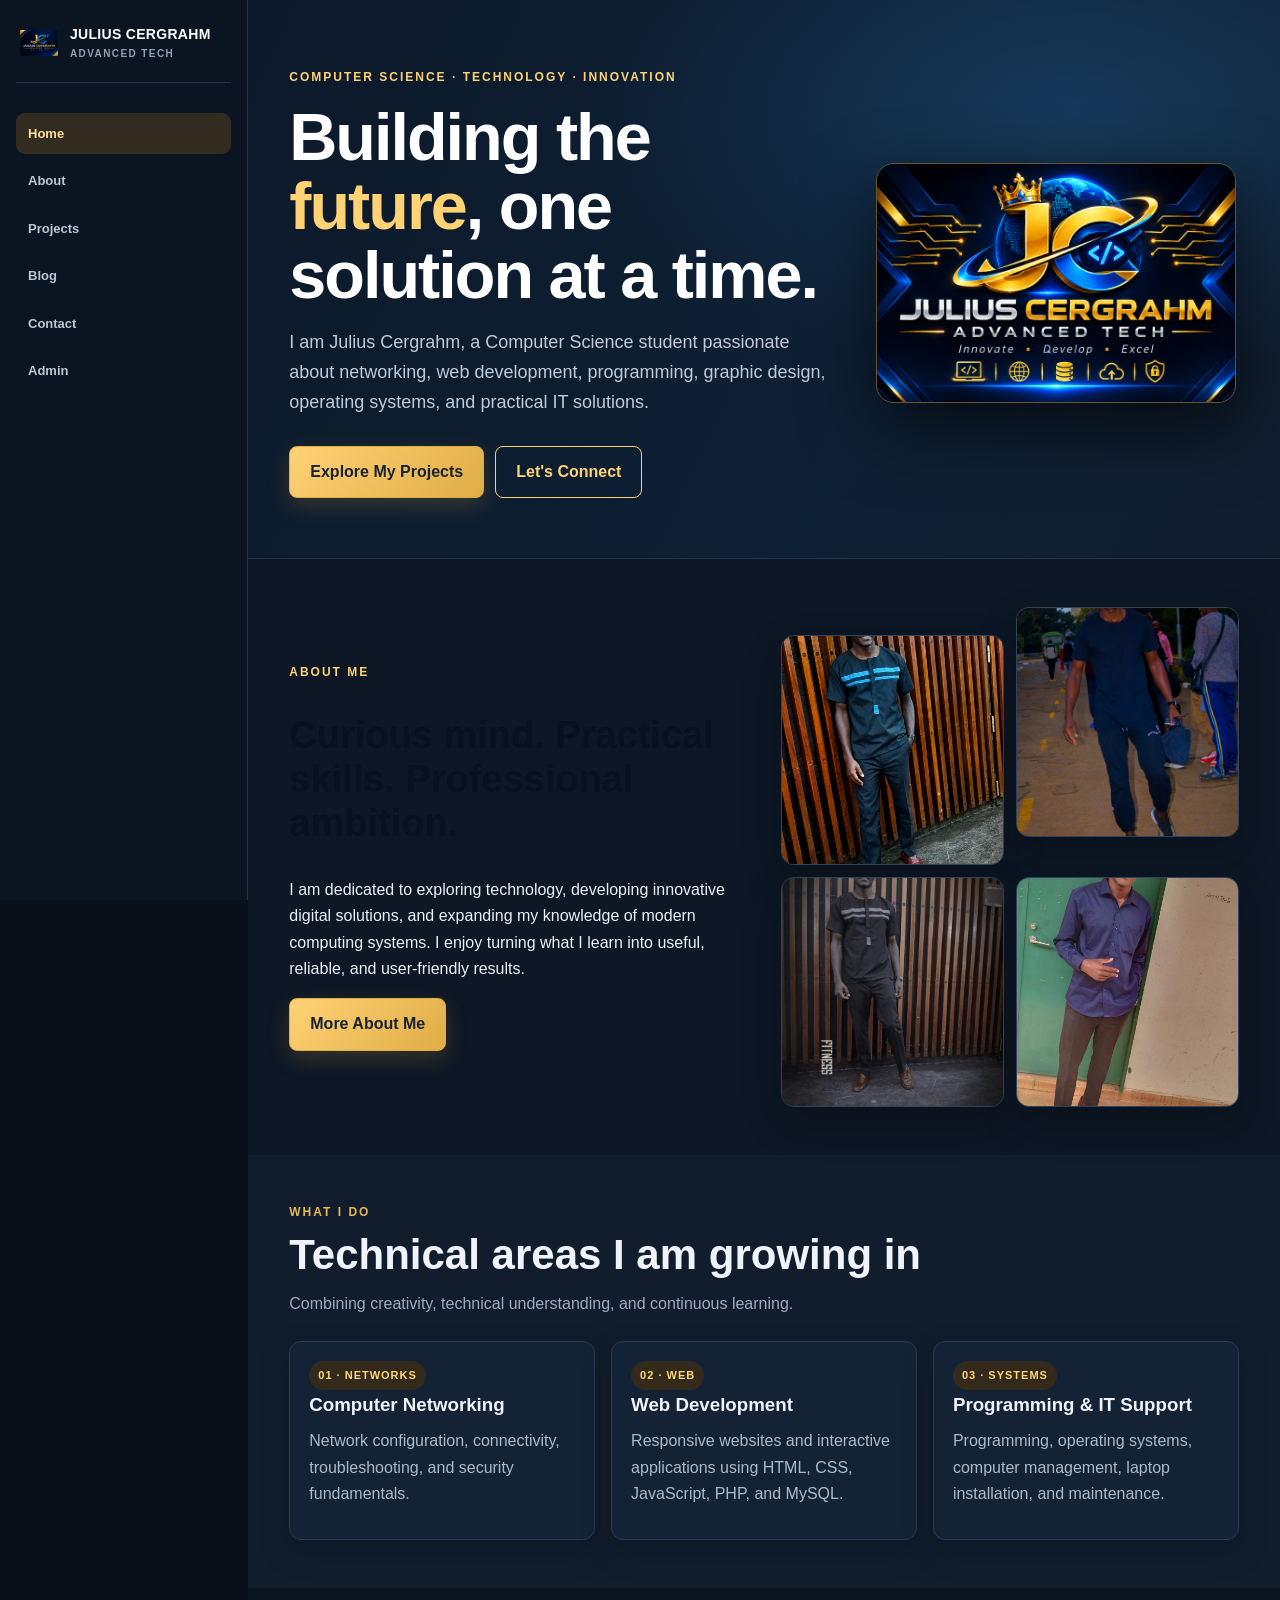
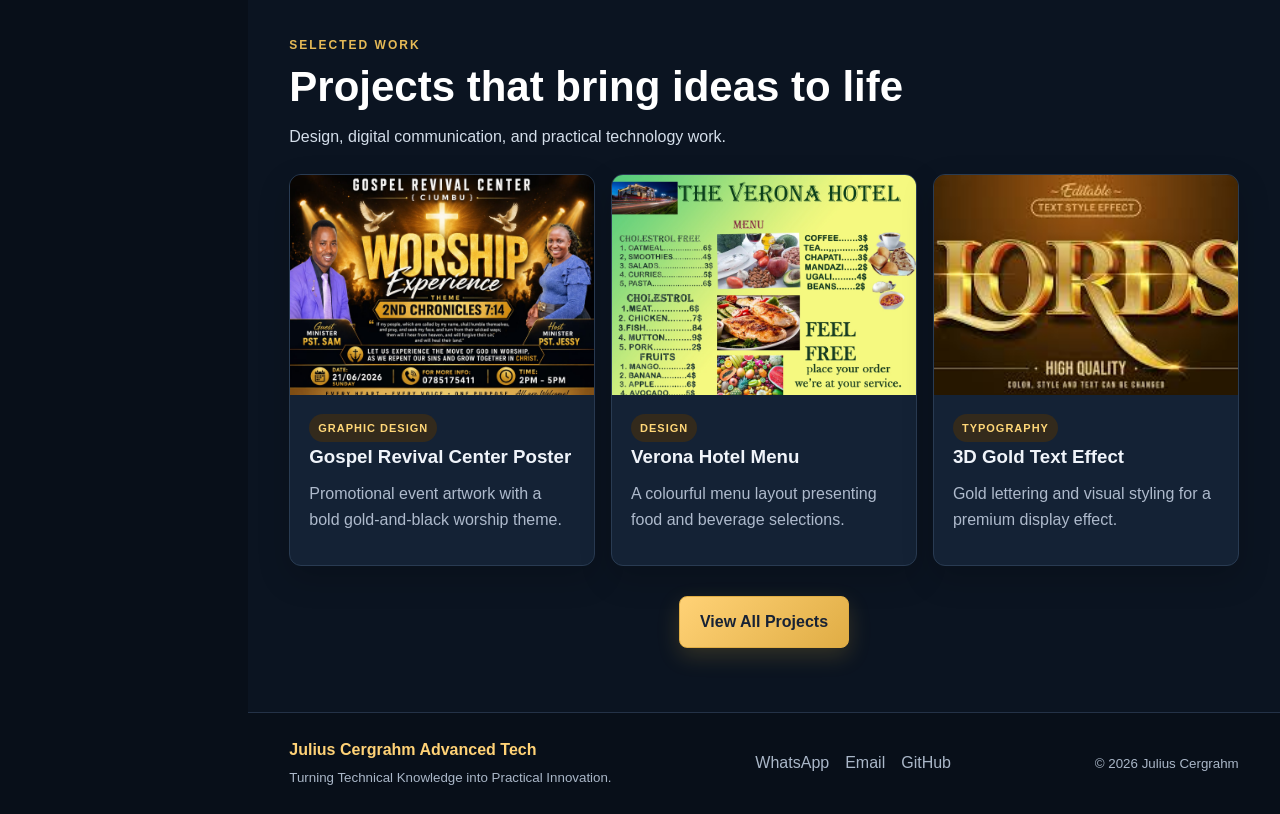
<file: index.html>
<!doctype html><html lang="en"><head><meta charset="utf-8"><meta name="viewport" content="width=device-width, initial-scale=1"><meta name="description" content="Julius Cergrahm Advanced Tech — computer science, networking, web development, programming and digital solutions."><title>Home | Julius Cergrahm Advanced Tech</title><link rel="stylesheet" href="css/style.css"></head><body><header><div class="container nav"><a class="brand" href="index.html"><img src="assets/images/brand-logo.png" alt="Julius Cergrahm Advanced Tech logo"><div>JULIUS CERGRAHM<span>Advanced Tech</span></div></a><button class="menu-btn" aria-label="Toggle navigation">Menu ☰</button><nav class="nav-links"><a href="index.html">Home</a><a href="pages/about.html">About</a><a href="pages/projects.html">Projects</a><a href="pages/blog.html">Blog</a><a href="pages/contact.html">Contact</a><a href="pages/blog.html#admin">Admin</a></nav></div></header>
<main><section class="hero"><div class="container hero-grid"><div><div class="eyebrow">Computer Science · Technology · Innovation</div><h1>Building the <em>future</em>, one solution at a time.</h1><p>I am Julius Cergrahm, a Computer Science student passionate about networking, web development, programming, graphic design, operating systems, and practical IT solutions.</p><div class="hero-actions"><a class="btn" href="pages/projects.html">Explore My Projects</a><a class="btn outline" href="pages/contact.html">Let's Connect</a></div></div><img class="hero-logo" src="assets/images/brand-logo-alternate.png" alt="Julius Cergrahm Advanced Tech brand artwork"></div></section>
<section class="section"><div class="container split"><div><div class="eyebrow">About Me</div><h2 style="font-size:38px;color:var(--navy);line-height:1.15">Curious mind. Practical skills. Professional ambition.</h2><p>I am dedicated to exploring technology, developing innovative digital solutions, and expanding my knowledge of modern computing systems. I enjoy turning what I learn into useful, reliable, and user-friendly results.</p><a class="btn" href="pages/about.html">More About Me</a></div><div class="portrait-grid"><img src="assets/images/julius-profile-1.jpg" alt="Julius Cergrahm"><img src="assets/images/julius-profile-2.jpg" alt="Julius Cergrahm"><img src="assets/images/julius-profile-3.jpg" alt="Julius Cergrahm"><img src="assets/images/julius-profile-5.jpg" alt="Julius Cergrahm"></div></div></section>
<section class="section soft"><div class="container"><div class="section-title"><div class="eyebrow">What I Do</div><h2>Technical areas I am growing in</h2><p>Combining creativity, technical understanding, and continuous learning.</p></div><div class="cards"><article class="card"><div class="card-body"><span class="tag">01 · Networks</span><h3>Computer Networking</h3><p>Network configuration, connectivity, troubleshooting, and security fundamentals.</p></div></article><article class="card"><div class="card-body"><span class="tag">02 · Web</span><h3>Web Development</h3><p>Responsive websites and interactive applications using HTML, CSS, JavaScript, PHP, and MySQL.</p></div></article><article class="card"><div class="card-body"><span class="tag">03 · Systems</span><h3>Programming & IT Support</h3><p>Programming, operating systems, computer management, laptop installation, and maintenance.</p></div></article></div></div></section>
<section class="section dark"><div class="container"><div class="section-title"><div class="eyebrow">Selected Work</div><h2>Projects that bring ideas to life</h2><p>Design, digital communication, and practical technology work.</p></div><div class="cards"><article class="card"><img src="assets/images/gospel-revival-poster.jpg" alt="Gospel Revival Center worship poster"><div class="card-body"><span class="tag">Graphic Design</span><h3>Gospel Revival Center Poster</h3><p>Promotional event artwork with a bold gold-and-black worship theme.</p></div></article><article class="card"><img src="assets/images/verona-hotel-menu.jpg" alt="Verona Hotel menu design"><div class="card-body"><span class="tag">Design</span><h3>Verona Hotel Menu</h3><p>A colourful menu layout presenting food and beverage selections.</p></div></article><article class="card"><img src="assets/images/lords-text-effect.jpg" alt="Gold LORDS text effect"><div class="card-body"><span class="tag">Typography</span><h3>3D Gold Text Effect</h3><p>Gold lettering and visual styling for a premium display effect.</p></div></article></div><p style="text-align:center;margin-top:30px"><a class="btn" href="pages/projects.html">View All Projects</a></p></div></section></main><footer><div class="container footer-row"><div><strong>Julius Cergrahm Advanced Tech</strong><br><small>Turning Technical Knowledge into Practical Innovation.</small></div><div class="socials"><a href="https://wa.me/254112122737" target="_blank" rel="noopener">WhatsApp</a><a href="mailto:juliuscergrahm@gmail.com">Email</a><a href="https://github.com/" target="_blank" rel="noopener">GitHub</a></div><small>© <span data-year></span> Julius Cergrahm</small></div></footer><script src="js/main.js"></script></body></html>
</file>
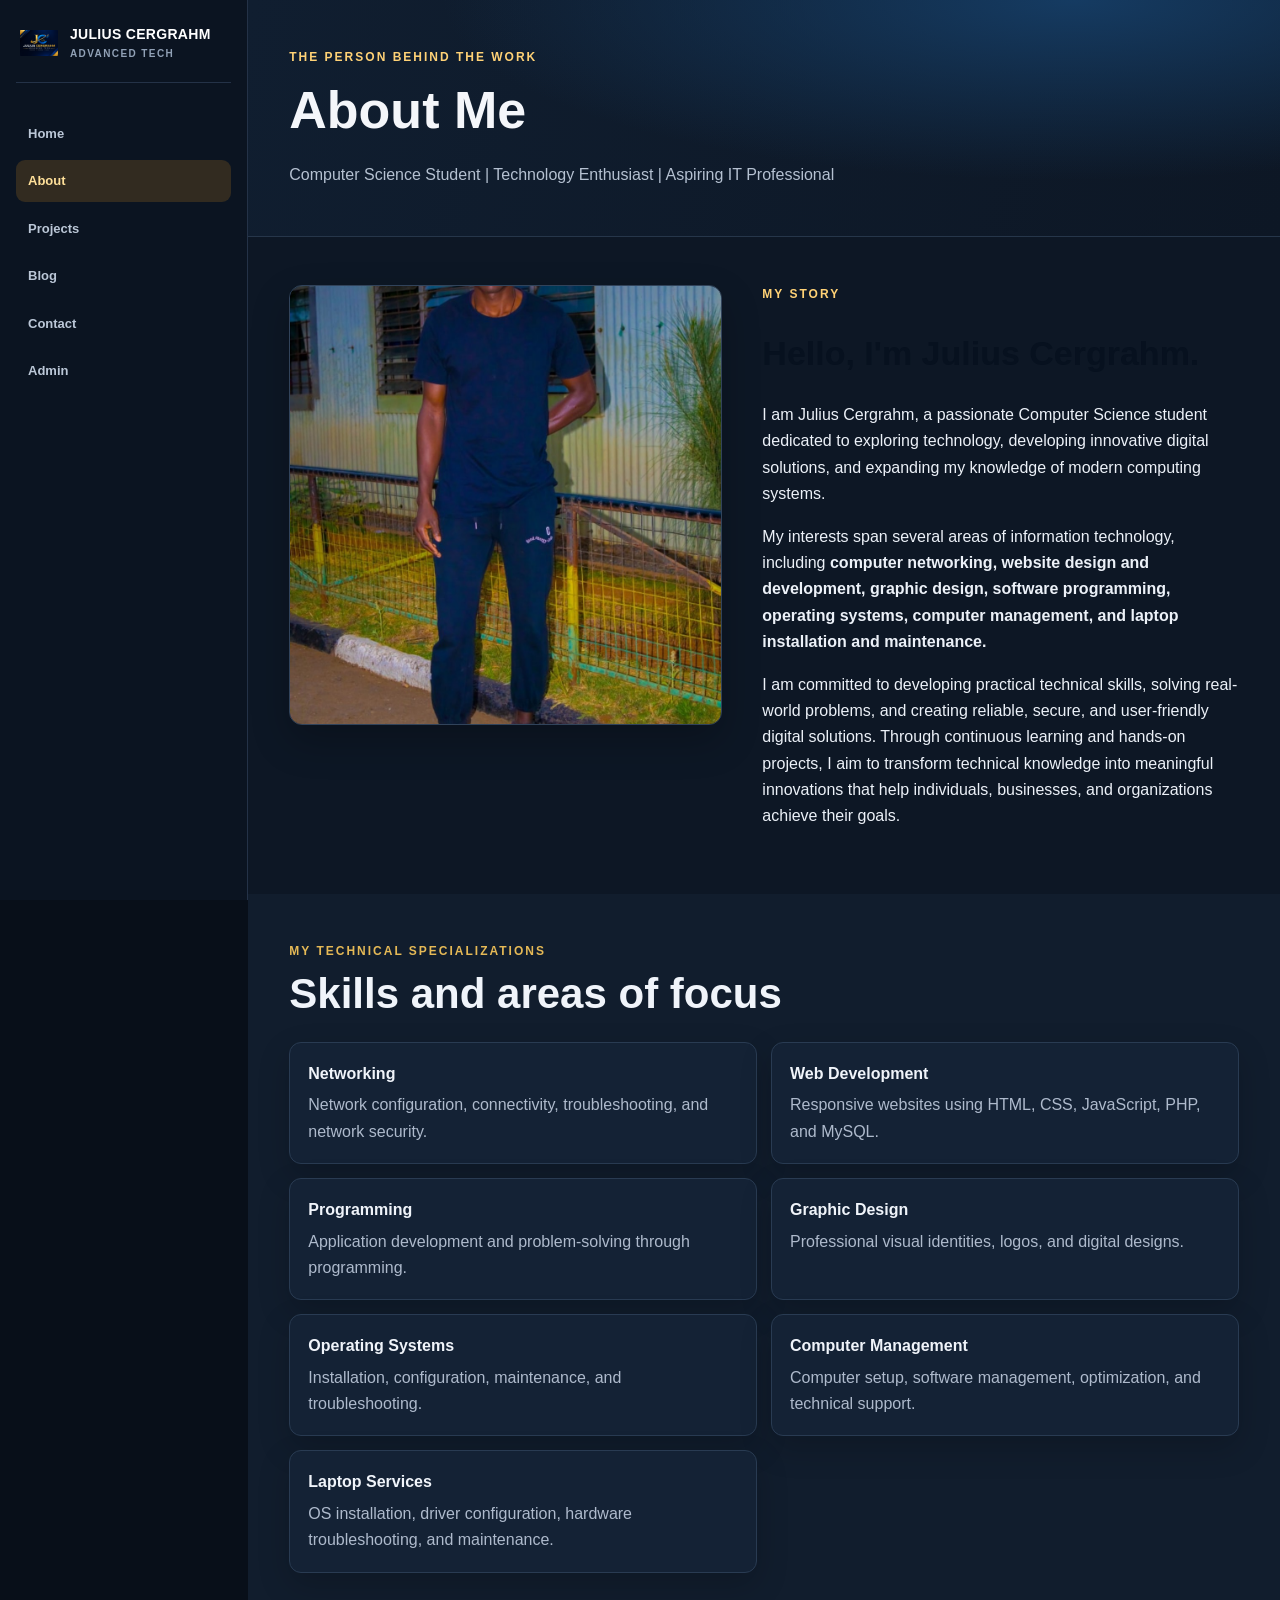
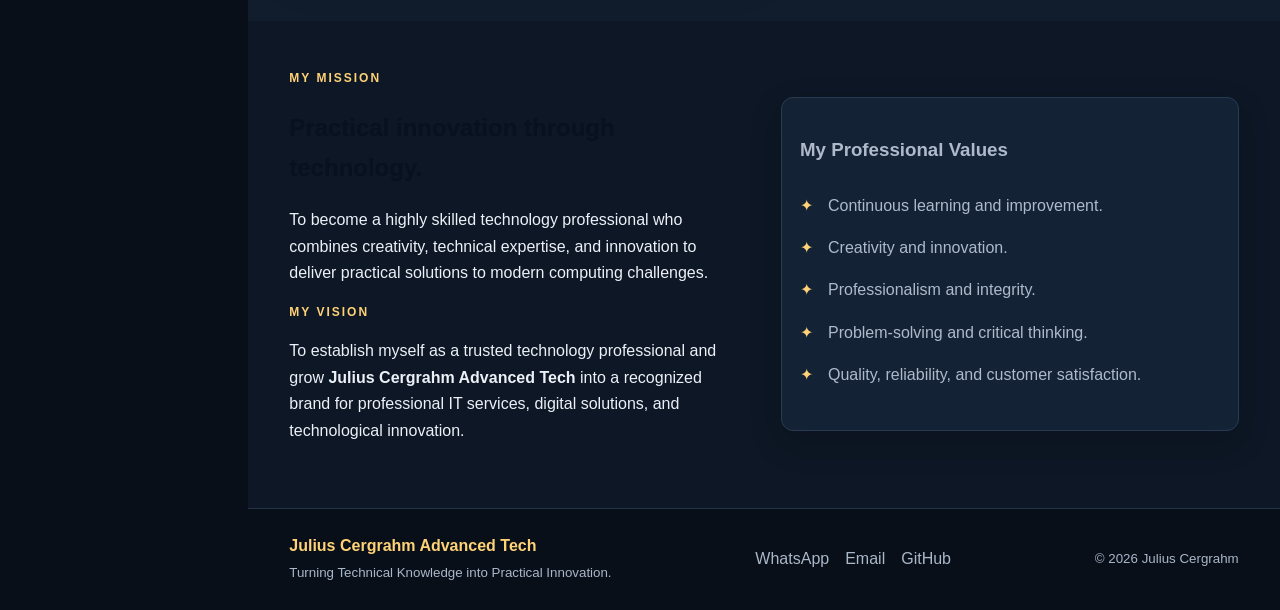
<file: pages/about.html>
<!doctype html><html lang="en"><head><meta charset="utf-8"><meta name="viewport" content="width=device-width, initial-scale=1"><meta name="description" content="Julius Cergrahm Advanced Tech — computer science, networking, web development, programming and digital solutions."><title>About | Julius Cergrahm Advanced Tech</title><link rel="stylesheet" href="../css/style.css"></head><body><header><div class="container nav"><a class="brand" href="../index.html"><img src="../assets/images/brand-logo.png" alt="Julius Cergrahm Advanced Tech logo"><div>JULIUS CERGRAHM<span>Advanced Tech</span></div></a><button class="menu-btn" aria-label="Toggle navigation">Menu ☰</button><nav class="nav-links"><a href="../index.html">Home</a><a href="about.html">About</a><a href="projects.html">Projects</a><a href="blog.html">Blog</a><a href="contact.html">Contact</a><a href="blog.html#admin">Admin</a></nav></div></header>
<main><section class="page-hero"><div class="container"><div class="eyebrow">The Person Behind the Work</div><h1>About Me</h1><p>Computer Science Student | Technology Enthusiast | Aspiring IT Professional</p></div></section><section class="section"><div class="container about-grid"><img class="about-photo" src="../assets/images/julius-profile-4.jpg" alt="Julius Cergrahm"><div><div class="eyebrow">My Story</div><h2 style="font-size:34px;color:var(--navy);line-height:1.2">Hello, I'm Julius Cergrahm.</h2><p>I am Julius Cergrahm, a passionate Computer Science student dedicated to exploring technology, developing innovative digital solutions, and expanding my knowledge of modern computing systems.</p><p>My interests span several areas of information technology, including <b>computer networking, website design and development, graphic design, software programming, operating systems, computer management, and laptop installation and maintenance.</b></p><p>I am committed to developing practical technical skills, solving real-world problems, and creating reliable, secure, and user-friendly digital solutions. Through continuous learning and hands-on projects, I aim to transform technical knowledge into meaningful innovations that help individuals, businesses, and organizations achieve their goals.</p></div></div></section>
<section class="section soft"><div class="container"><div class="section-title"><div class="eyebrow">My Technical Specializations</div><h2>Skills and areas of focus</h2></div><div class="skill-grid"><div class="skill"><b>Networking</b>Network configuration, connectivity, troubleshooting, and network security.</div><div class="skill"><b>Web Development</b>Responsive websites using HTML, CSS, JavaScript, PHP, and MySQL.</div><div class="skill"><b>Programming</b>Application development and problem-solving through programming.</div><div class="skill"><b>Graphic Design</b>Professional visual identities, logos, and digital designs.</div><div class="skill"><b>Operating Systems</b>Installation, configuration, maintenance, and troubleshooting.</div><div class="skill"><b>Computer Management</b>Computer setup, software management, optimization, and technical support.</div><div class="skill"><b>Laptop Services</b>OS installation, driver configuration, hardware troubleshooting, and maintenance.</div></div></div></section>
<section class="section"><div class="container split"><div><div class="eyebrow">My Mission</div><h2 style="color:var(--navy)">Practical innovation through technology.</h2><p>To become a highly skilled technology professional who combines creativity, technical expertise, and innovation to deliver practical solutions to modern computing challenges.</p><div class="eyebrow">My Vision</div><p>To establish myself as a trusted technology professional and grow <b>Julius Cergrahm Advanced Tech</b> into a recognized brand for professional IT services, digital solutions, and technological innovation.</p></div><div class="skill"><h3>My Professional Values</h3><ul class="check-list"><li>Continuous learning and improvement.</li><li>Creativity and innovation.</li><li>Professionalism and integrity.</li><li>Problem-solving and critical thinking.</li><li>Quality, reliability, and customer satisfaction.</li></ul></div></div></section></main><footer><div class="container footer-row"><div><strong>Julius Cergrahm Advanced Tech</strong><br><small>Turning Technical Knowledge into Practical Innovation.</small></div><div class="socials"><a href="https://wa.me/254112122737" target="_blank" rel="noopener">WhatsApp</a><a href="mailto:juliuscergrahm@gmail.com">Email</a><a href="https://github.com/" target="_blank" rel="noopener">GitHub</a></div><small>© <span data-year></span> Julius Cergrahm</small></div></footer><script src="../js/main.js"></script></body></html>
</file>
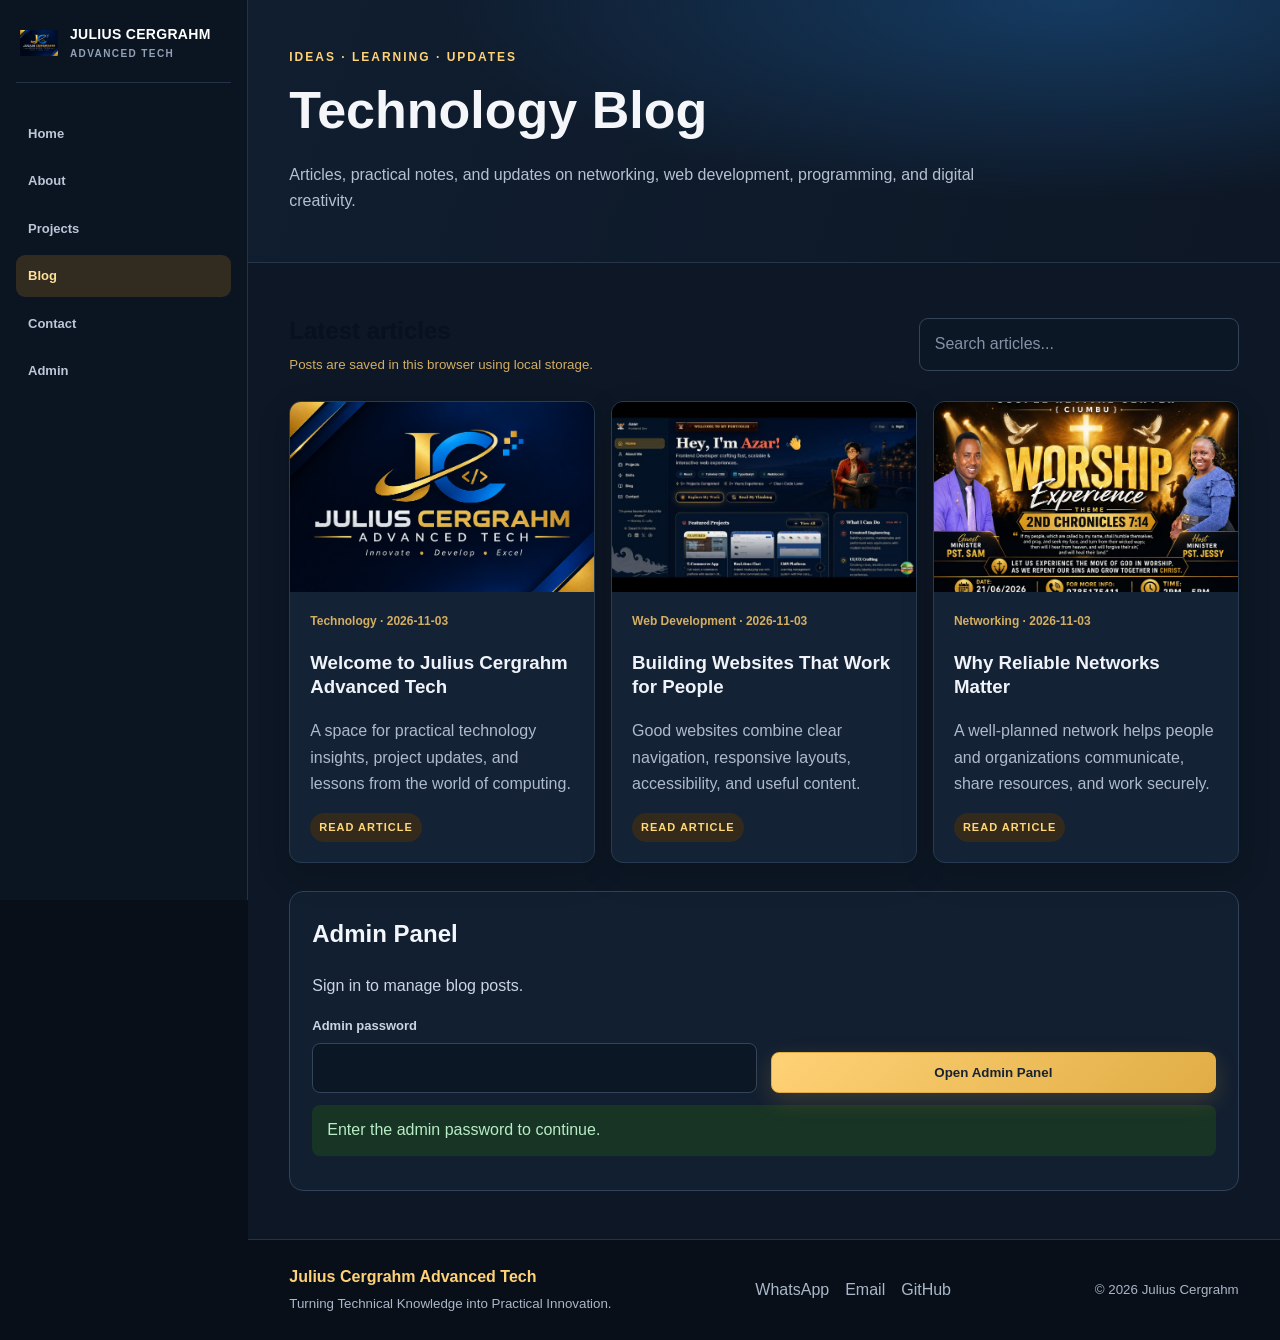
<file: pages/blog.html>
<!doctype html><html lang="en"><head><meta charset="utf-8"><meta name="viewport" content="width=device-width, initial-scale=1"><meta name="description" content="Julius Cergrahm Advanced Tech — computer science, networking, web development, programming and digital solutions."><title>Blog | Julius Cergrahm Advanced Tech</title><link rel="stylesheet" href="../css/style.css"></head><body><header><div class="container nav"><a class="brand" href="../index.html"><img src="../assets/images/brand-logo.png" alt="Julius Cergrahm Advanced Tech logo"><div>JULIUS CERGRAHM<span>Advanced Tech</span></div></a><button class="menu-btn" aria-label="Toggle navigation">Menu ☰</button><nav class="nav-links"><a href="../index.html">Home</a><a href="about.html">About</a><a href="projects.html">Projects</a><a href="blog.html">Blog</a><a href="contact.html">Contact</a><a href="blog.html#admin">Admin</a></nav></div></header>
<main><section class="page-hero"><div class="container"><div class="eyebrow">Ideas · Learning · Updates</div><h1>Technology Blog</h1><p>Articles, practical notes, and updates on networking, web development, programming, and digital creativity.</p></div></section><section class="section"><div class="container"><div class="blog-tools"><div><h2 style="margin:0;color:var(--navy)">Latest articles</h2><small>Posts are saved in this browser using local storage.</small></div><input id="blogSearch" class="search" type="search" placeholder="Search articles..."></div><div id="blogGrid" class="blog-grid"></div>
<div class="admin-panel" id="admin"><h2>Admin Panel</h2><p>Sign in to manage blog posts.</p><form id="adminLogin" class="form-grid"><div class="field"><label for="adminPassword">Admin password</label><input id="adminPassword" type="password" inputmode="numeric" autocomplete="current-password" required aria-describedby="loginNotice"></div><div class="field" style="justify-content:end"><button class="btn" type="submit">Open Admin Panel</button></div></form><div id="loginNotice" class="notice" role="status"></div><div id="adminTools" hidden><div style="display:flex;justify-content:space-between;align-items:center;gap:12px;flex-wrap:wrap"><h2>Blog Editor</h2><button class="btn outline" id="adminLogout" type="button">Sign out</button></div><p>Create a post directly from this page. Posts are saved in this browser, not on a shared online server.</p><div id="notice" class="notice"></div><form id="postForm"><div class="form-grid"><div class="field"><label for="title">Post title</label><input id="title" name="title" required maxlength="100" placeholder="Enter a title"></div><div class="field"><label for="category">Category</label><select id="category" name="category"><option>Technology</option><option>Networking</option><option>Web Development</option><option>Programming</option><option>Graphic Design</option><option>IT Support</option></select></div><div class="field"><label for="date">Publication date</label><input id="date" name="date" type="date" required></div><div class="field"><label for="image">Image path (optional)</label><input id="image" name="image" placeholder="../assets/images/brand-logo.png"></div><div class="field full"><label for="excerpt">Short summary</label><input id="excerpt" name="excerpt" required maxlength="220" placeholder="A short introduction to the article"></div><div class="field full"><label for="body">Full article</label><textarea id="body" name="body" required placeholder="Write your article here..."></textarea></div></div><div class="form-actions"><button class="btn" type="submit">Publish Post</button><button class="btn outline" id="resetPosts" type="button">Restore Sample Posts</button></div></form></div></div></div></section></main><footer><div class="container footer-row"><div><strong>Julius Cergrahm Advanced Tech</strong><br><small>Turning Technical Knowledge into Practical Innovation.</small></div><div class="socials"><a href="https://wa.me/254112122737" target="_blank" rel="noopener">WhatsApp</a><a href="mailto:juliuscergrahm@gmail.com">Email</a><a href="https://github.com/" target="_blank" rel="noopener">GitHub</a></div><small>© <span data-year></span> Julius Cergrahm</small></div></footer><script src="../js/main.js"></script><script src="../js/blog.js"></script></body></html>
</file>
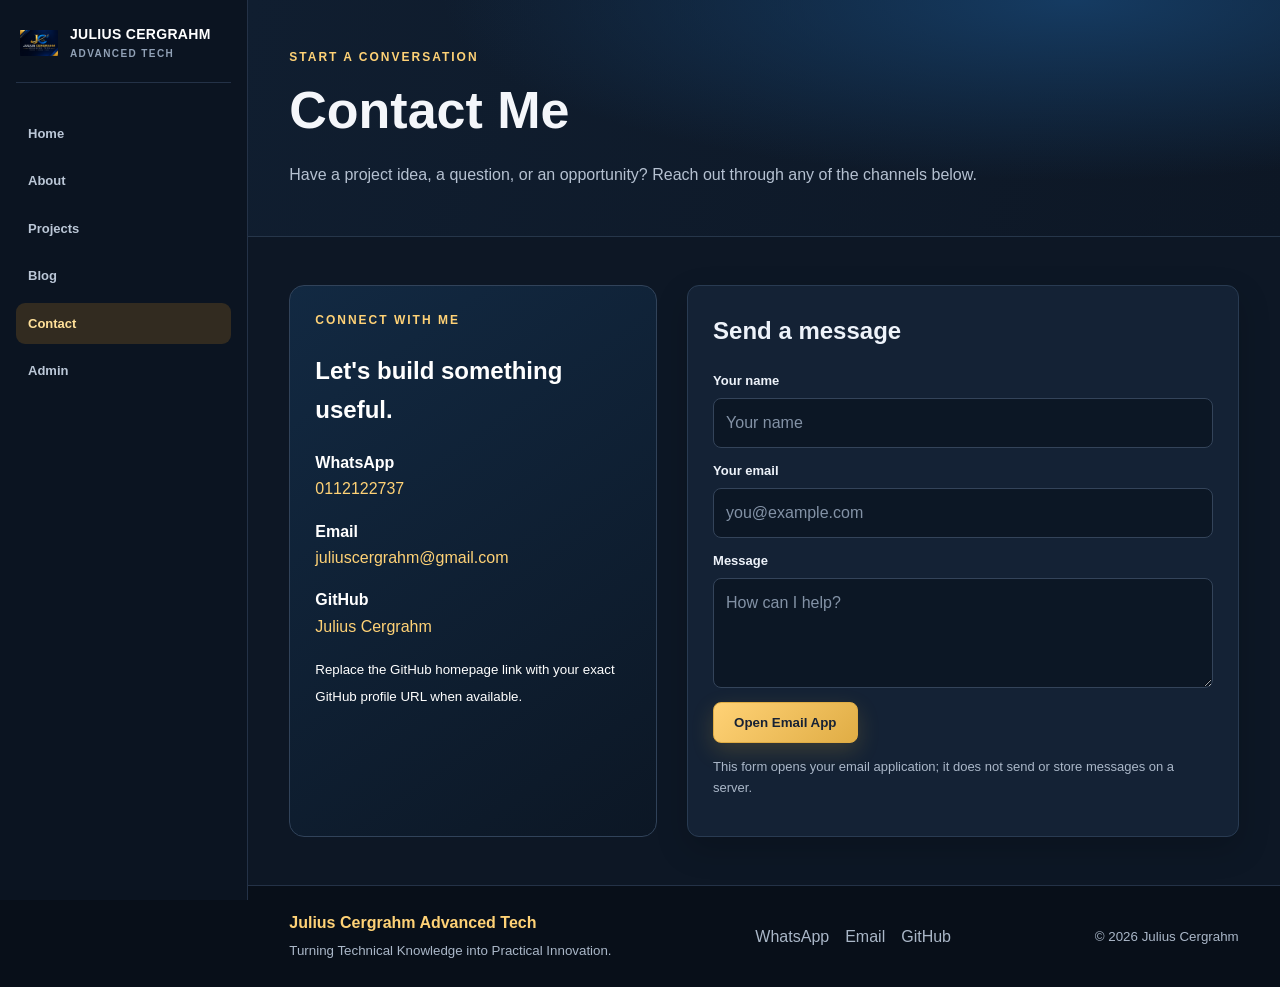
<file: pages/contact.html>
<!doctype html><html lang="en"><head><meta charset="utf-8"><meta name="viewport" content="width=device-width, initial-scale=1"><meta name="description" content="Julius Cergrahm Advanced Tech — computer science, networking, web development, programming and digital solutions."><title>Contact | Julius Cergrahm Advanced Tech</title><link rel="stylesheet" href="../css/style.css"></head><body><header><div class="container nav"><a class="brand" href="../index.html"><img src="../assets/images/brand-logo.png" alt="Julius Cergrahm Advanced Tech logo"><div>JULIUS CERGRAHM<span>Advanced Tech</span></div></a><button class="menu-btn" aria-label="Toggle navigation">Menu ☰</button><nav class="nav-links"><a href="../index.html">Home</a><a href="about.html">About</a><a href="projects.html">Projects</a><a href="blog.html">Blog</a><a href="contact.html">Contact</a><a href="blog.html#admin">Admin</a></nav></div></header>
<main><section class="page-hero"><div class="container"><div class="eyebrow">Start a Conversation</div><h1>Contact Me</h1><p>Have a project idea, a question, or an opportunity? Reach out through any of the channels below.</p></div></section><section class="section"><div class="container contact-grid"><div class="contact-box"><div class="eyebrow">Connect With Me</div><h2>Let's build something useful.</h2><p><b>WhatsApp</b><br><a href="https://wa.me/254112122737" target="_blank" rel="noopener">0112122737</a></p><p><b>Email</b><br><a href="mailto:juliuscergrahm@gmail.com">juliuscergrahm@gmail.com</a></p><p><b>GitHub</b><br><a href="https://github.com/" target="_blank" rel="noopener">Julius Cergrahm</a></p><p><small>Replace the GitHub homepage link with your exact GitHub profile URL when available.</small></p></div><form class="contact-form" id="contactForm"><h2 style="margin-top:0;color:var(--navy)">Send a message</h2><div class="field"><label for="name">Your name</label><input id="name" required placeholder="Your name"></div><div class="field" style="margin-top:12px"><label for="email">Your email</label><input id="email" type="email" required placeholder="you@example.com"></div><div class="field" style="margin-top:12px"><label for="message">Message</label><textarea id="message" required placeholder="How can I help?"></textarea></div><div class="form-actions"><button class="btn" type="submit">Open Email App</button></div><p id="contactNotice" style="color:#667085;font-size:13px">This form opens your email application; it does not send or store messages on a server.</p></form></div></section></main>
<script>
document.getElementById('contactForm').addEventListener('submit',function(e){e.preventDefault();const n=document.getElementById('name').value;const em=document.getElementById('email').value;const m=document.getElementById('message').value;location.href='mailto:juliuscergrahm@gmail.com?subject='+encodeURIComponent('Portfolio enquiry from '+n)+'&body='+encodeURIComponent(m+'\n\nReply to: '+em);});
</script><footer><div class="container footer-row"><div><strong>Julius Cergrahm Advanced Tech</strong><br><small>Turning Technical Knowledge into Practical Innovation.</small></div><div class="socials"><a href="https://wa.me/254112122737" target="_blank" rel="noopener">WhatsApp</a><a href="mailto:juliuscergrahm@gmail.com">Email</a><a href="https://github.com/" target="_blank" rel="noopener">GitHub</a></div><small>© <span data-year></span> Julius Cergrahm</small></div></footer><script src="../js/main.js"></script></body></html>
</file>
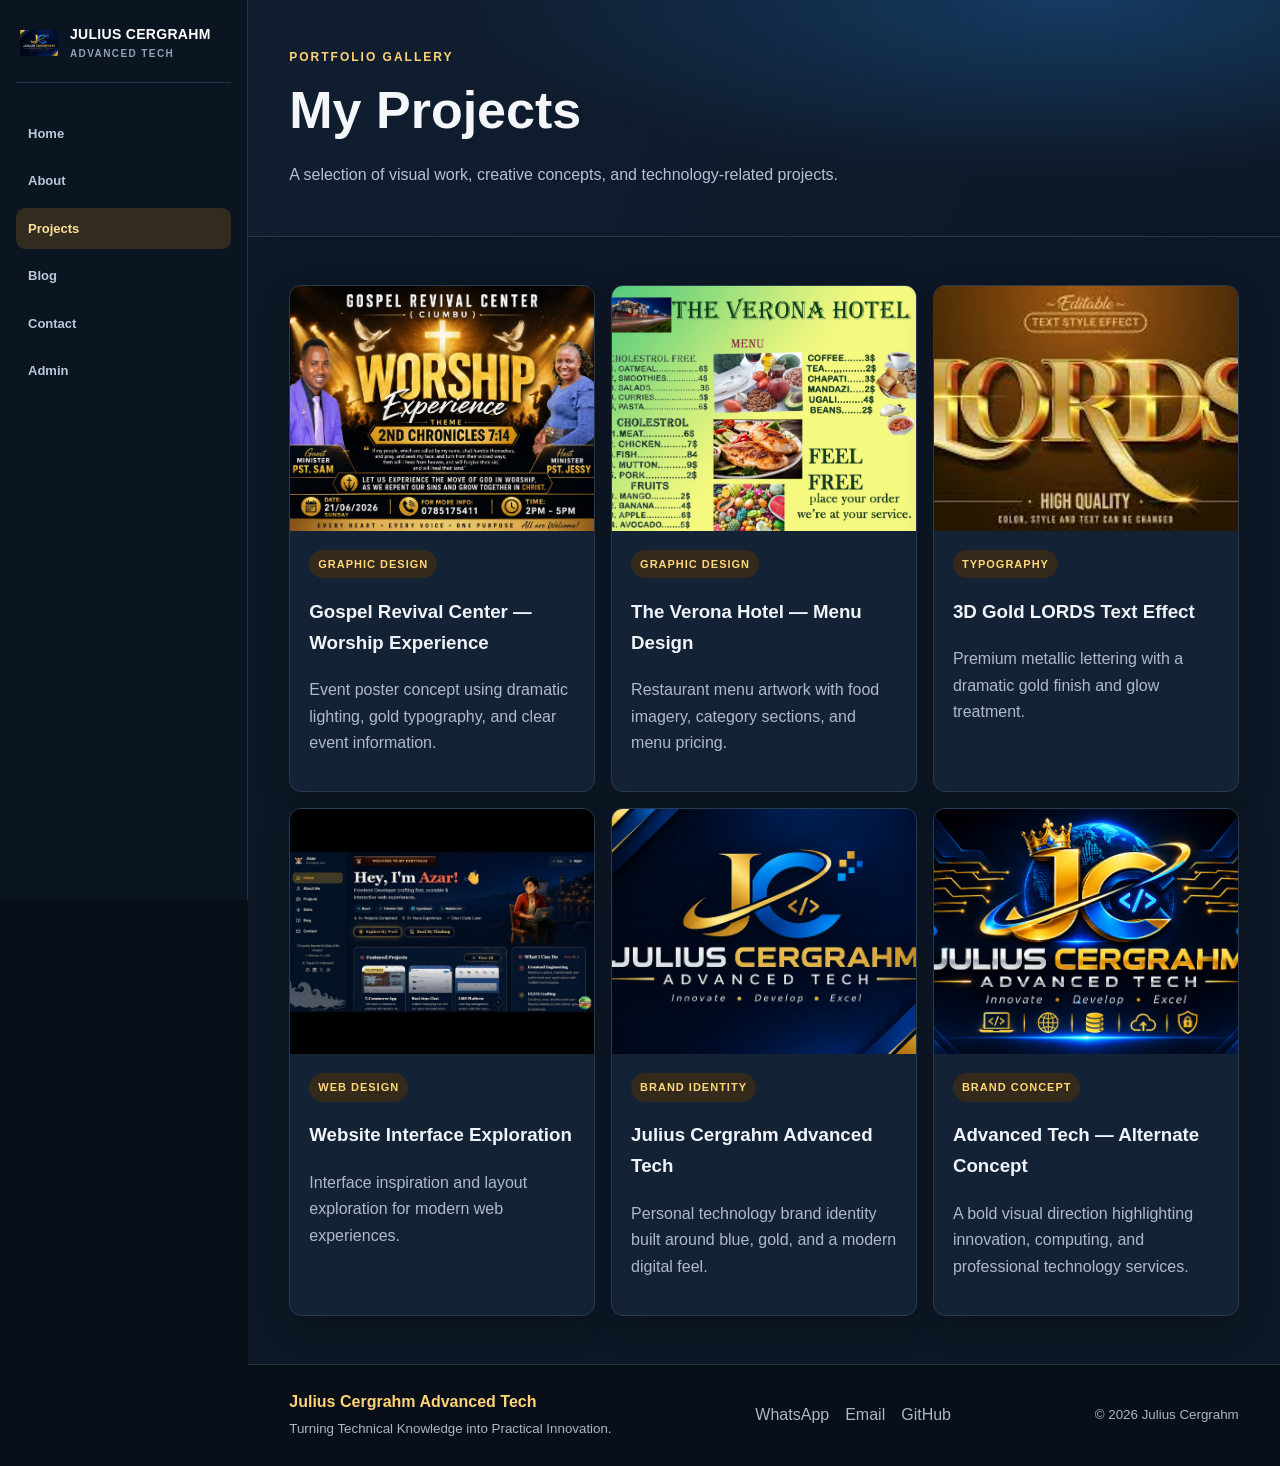
<file: pages/projects.html>
<!doctype html><html lang="en"><head><meta charset="utf-8"><meta name="viewport" content="width=device-width, initial-scale=1"><meta name="description" content="Julius Cergrahm Advanced Tech — computer science, networking, web development, programming and digital solutions."><title>Projects | Julius Cergrahm Advanced Tech</title><link rel="stylesheet" href="../css/style.css"></head><body><header><div class="container nav"><a class="brand" href="../index.html"><img src="../assets/images/brand-logo.png" alt="Julius Cergrahm Advanced Tech logo"><div>JULIUS CERGRAHM<span>Advanced Tech</span></div></a><button class="menu-btn" aria-label="Toggle navigation">Menu ☰</button><nav class="nav-links"><a href="../index.html">Home</a><a href="about.html">About</a><a href="projects.html">Projects</a><a href="blog.html">Blog</a><a href="contact.html">Contact</a><a href="blog.html#admin">Admin</a></nav></div></header>
<main><section class="page-hero"><div class="container"><div class="eyebrow">Portfolio Gallery</div><h1>My Projects</h1><p>A selection of visual work, creative concepts, and technology-related projects.</p></div></section><section class="section"><div class="container"><div class="project-grid">
<article class="project-card"><img src="../assets/images/gospel-revival-poster.jpg" alt="Gospel Revival Center Ciumbu worship experience poster"><div class="card-body"><span class="tag">Graphic Design</span><h3>Gospel Revival Center — Worship Experience</h3><p>Event poster concept using dramatic lighting, gold typography, and clear event information.</p></div></article>
<article class="project-card"><img src="../assets/images/verona-hotel-menu.jpg" alt="The Verona Hotel menu"><div class="card-body"><span class="tag">Graphic Design</span><h3>The Verona Hotel — Menu Design</h3><p>Restaurant menu artwork with food imagery, category sections, and menu pricing.</p></div></article>
<article class="project-card"><img src="../assets/images/lords-text-effect.jpg" alt="LORDS gold text effect"><div class="card-body"><span class="tag">Typography</span><h3>3D Gold LORDS Text Effect</h3><p>Premium metallic lettering with a dramatic gold finish and glow treatment.</p></div></article>
<article class="project-card"><img src="../assets/images/website-project-preview.png" alt="Website project preview"><div class="card-body"><span class="tag">Web Design</span><h3>Website Interface Exploration</h3><p>Interface inspiration and layout exploration for modern web experiences.</p></div></article>
<article class="project-card"><img src="../assets/images/brand-logo.png" alt="Julius Cergrahm Advanced Tech logo"><div class="card-body"><span class="tag">Brand Identity</span><h3>Julius Cergrahm Advanced Tech</h3><p>Personal technology brand identity built around blue, gold, and a modern digital feel.</p></div></article>
<article class="project-card"><img src="../assets/images/brand-logo-alternate.png" alt="Alternate Julius Cergrahm logo"><div class="card-body"><span class="tag">Brand Concept</span><h3>Advanced Tech — Alternate Concept</h3><p>A bold visual direction highlighting innovation, computing, and professional technology services.</p></div></article>
</div></div></section></main><footer><div class="container footer-row"><div><strong>Julius Cergrahm Advanced Tech</strong><br><small>Turning Technical Knowledge into Practical Innovation.</small></div><div class="socials"><a href="https://wa.me/254112122737" target="_blank" rel="noopener">WhatsApp</a><a href="mailto:juliuscergrahm@gmail.com">Email</a><a href="https://github.com/" target="_blank" rel="noopener">GitHub</a></div><small>© <span data-year></span> Julius Cergrahm</small></div></footer><script src="../js/main.js"></script></body></html>
</file>
<file: css/style.css>
:root{--navy:#071b36;--blue:#123f72;--gold:#d7a936;--gold2:#f5d77a;--cream:#fffaf0;--ink:#172235;--muted:#667085;--white:#fff;--line:#e9dfc7;--shadow:0 18px 50px rgba(9,29,55,.12)}
*{box-sizing:border-box}html{scroll-behavior:smooth}body{margin:0;font-family:Inter,Segoe UI,Arial,sans-serif;color:var(--ink);background:#fffdf8;line-height:1.65}a{color:inherit;text-decoration:none}img{max-width:100%;display:block}.container{width:min(1140px,92%);margin:auto}
header{position:sticky;top:0;z-index:20;background:rgba(7,27,54,.96);backdrop-filter:blur(12px);color:#fff;border-bottom:1px solid rgba(245,215,122,.25)}
.nav{min-height:78px;display:flex;align-items:center;justify-content:space-between;gap:24px}.brand{display:flex;align-items:center;gap:12px;font-weight:800;letter-spacing:.3px}.brand img{width:54px;height:48px;object-fit:contain;border-radius:8px}.brand span{display:block;color:var(--gold2);font-size:11px;letter-spacing:2px;text-transform:uppercase}
.nav-links{display:flex;align-items:center;gap:22px}.nav-links a{font-size:14px;color:#f8f5eb;font-weight:650;transition:.2s}.nav-links a:hover,.nav-links a.active{color:var(--gold2)}.menu-btn{display:none;border:1px solid #8e752f;background:transparent;color:white;padding:8px 12px;border-radius:8px}
.btn{display:inline-flex;align-items:center;justify-content:center;padding:12px 20px;border-radius:8px;font-weight:750;border:1px solid var(--gold);background:linear-gradient(135deg,var(--gold2),var(--gold));color:#172235;box-shadow:0 8px 22px rgba(215,169,54,.2);transition:.2s}.btn:hover{transform:translateY(-2px)}.btn.outline{background:transparent;color:var(--gold2);border-color:var(--gold2);box-shadow:none}
.hero{background:radial-gradient(circle at 78% 20%,#194b7a 0,transparent 34%),linear-gradient(120deg,#071b36,#0d3158 65%,#10213a);color:#fff;padding:86px 0 78px;overflow:hidden;position:relative}.hero-grid{display:grid;grid-template-columns:1.2fr .8fr;align-items:center;gap:54px}.eyebrow{color:var(--gold2);font-weight:800;letter-spacing:3px;text-transform:uppercase;font-size:12px}.hero h1{font-size:clamp(42px,6vw,72px);line-height:1.04;margin:15px 0 18px;letter-spacing:-2px}.hero h1 em{font-style:normal;color:var(--gold2)}.hero p{max-width:680px;color:#dbe5f0;font-size:18px}.hero-actions{display:flex;gap:14px;flex-wrap:wrap;margin-top:28px}.hero-logo{width:min(100%,430px);margin:auto;border:1px solid rgba(245,215,122,.35);border-radius:20px;box-shadow:0 25px 70px #0008}
.section{padding:72px 0}.section.soft{background:#f7f2e6}.section.dark{background:var(--navy);color:#fff}.section-title{text-align:center;margin:0 auto 38px;max-width:700px}.section-title .eyebrow{color:#a77a17}.section-title h2{font-size:clamp(30px,4vw,42px);line-height:1.15;margin:8px 0 12px;color:var(--navy)}.section.dark .section-title h2{color:#fff}.section-title p{color:var(--muted);margin:0}.section.dark .section-title p{color:#d4deea}
.cards{display:grid;grid-template-columns:repeat(3,1fr);gap:22px}.card{background:white;border:1px solid var(--line);border-radius:15px;overflow:hidden;box-shadow:var(--shadow);transition:.25s}.card:hover{transform:translateY(-5px)}.card img{width:100%;height:220px;object-fit:cover}.card-body{padding:22px}.card h3{margin:0 0 8px;color:var(--navy)}.card p{color:var(--muted);margin:0 0 12px}.tag{display:inline-block;font-size:11px;font-weight:800;text-transform:uppercase;letter-spacing:1px;color:#805d0c;background:#fff3c9;padding:5px 9px;border-radius:30px}
.split{display:grid;grid-template-columns:1fr 1fr;gap:48px;align-items:center}.portrait-grid{display:grid;grid-template-columns:1fr 1fr;gap:12px}.portrait-grid img{height:230px;width:100%;object-fit:cover;border-radius:14px}.portrait-grid img:first-child{margin-top:28px}.check-list{padding:0;list-style:none}.check-list li{padding:8px 0 8px 28px;position:relative}.check-list li:before{content:"✦";position:absolute;left:0;color:#b3841e}
.page-hero{background:linear-gradient(120deg,#071b36,#123f72);color:#fff;padding:58px 0}.page-hero h1{font-size:clamp(34px,5vw,52px);margin:0 0 8px}.page-hero p{color:#d9e4ef;margin:0;max-width:700px}
.about-grid{display:grid;grid-template-columns:1fr 1.1fr;gap:40px;align-items:start}.about-photo{width:100%;height:440px;object-fit:cover;border-radius:18px;box-shadow:var(--shadow)}.skill-grid{display:grid;grid-template-columns:repeat(2,1fr);gap:14px}.skill{padding:18px;border-radius:12px;background:#fff;border:1px solid var(--line)}.skill b{display:block;color:var(--navy);margin-bottom:5px}
.project-grid{display:grid;grid-template-columns:repeat(3,1fr);gap:22px}.project-card{background:#fff;border:1px solid var(--line);border-radius:14px;overflow:hidden;box-shadow:var(--shadow)}.project-card img{height:245px;width:100%;object-fit:cover;background:#eee}.project-card .card-body{padding:19px}
.blog-tools{display:flex;justify-content:space-between;align-items:center;gap:14px;margin-bottom:24px;flex-wrap:wrap}.search{padding:12px 15px;border:1px solid #d8d0bf;border-radius:9px;min-width:min(320px,100%);font:inherit}.blog-grid{display:grid;grid-template-columns:repeat(3,1fr);gap:22px}.blog-card{background:#fff;border:1px solid var(--line);border-radius:14px;overflow:hidden;box-shadow:var(--shadow)}.blog-card img{height:190px;width:100%;object-fit:cover}.blog-card .card-body{padding:20px}.blog-meta{font-size:12px;color:#92701f;font-weight:750}.blog-card h3{line-height:1.3}.blog-card p{color:var(--muted)}
.admin-panel{margin:36px 0;padding:25px;background:#f7f2e6;border:1px solid var(--line);border-radius:14px}.admin-panel h2{margin-top:0;color:var(--navy)}.form-grid{display:grid;grid-template-columns:1fr 1fr;gap:14px}.field{display:flex;flex-direction:column;gap:6px}.field.full{grid-column:1/-1}.field label{font-size:13px;font-weight:750}.field input,.field textarea,.field select{width:100%;padding:11px 12px;border:1px solid #d7cfbf;border-radius:8px;font:inherit;background:white}.field textarea{min-height:110px;resize:vertical}.form-actions{display:flex;gap:10px;flex-wrap:wrap;margin-top:14px}
.contact-grid{display:grid;grid-template-columns:.8fr 1.2fr;gap:30px}.contact-box{padding:25px;border-radius:15px;background:var(--navy);color:#fff}.contact-box a{color:var(--gold2)}.contact-form{background:#fff;padding:25px;border:1px solid var(--line);border-radius:15px;box-shadow:var(--shadow)}
footer{background:#06152a;color:#d6dfeb;padding:34px 0}.footer-row{display:flex;justify-content:space-between;gap:20px;align-items:center;flex-wrap:wrap}.footer-row strong{color:var(--gold2)}.socials{display:flex;gap:16px;flex-wrap:wrap}.socials a:hover{color:var(--gold2)}
.notice{padding:12px 15px;background:#eaf6ed;color:#1b6630;border-radius:8px;margin:12px 0;display:none}.empty{grid-column:1/-1;text-align:center;padding:35px;color:var(--muted);background:#fff;border-radius:12px}
@media(max-width:850px){.hero-grid,.split,.about-grid,.contact-grid{grid-template-columns:1fr}.hero{padding:60px 0}.hero-logo{max-width:340px}.cards,.project-grid,.blog-grid{grid-template-columns:repeat(2,1fr)}}
@media(max-width:640px){.nav{min-height:68px}.menu-btn{display:block}.nav-links{display:none;position:absolute;left:0;right:0;top:68px;background:#071b36;padding:18px 4%;flex-direction:column;align-items:flex-start;border-top:1px solid #344b68}.nav-links.open{display:flex}.cards,.project-grid,.blog-grid,.skill-grid,.form-grid{grid-template-columns:1fr}.field.full{grid-column:auto}.section{padding:54px 0}.hero h1{letter-spacing:-1px}.portrait-grid img{height:190px}.about-photo{height:330px}}

/* Dark portfolio dashboard direction */
:root{--navy:#07111f;--blue:#102847;--gold:#e0ad45;--gold2:#ffd276;--cream:#121f31;--ink:#ecf1f8;--muted:#9baabd;--white:#f7f9fc;--line:#26364a;--shadow:0 16px 38px rgba(0,0,0,.24)}
body{background:#080f19;color:var(--ink)}
header{position:fixed;inset:0 auto 0 0;width:248px;height:100vh;background:#0b1421;border:0;border-right:1px solid #243247;backdrop-filter:none;z-index:30}
.nav{height:100%;width:100%;padding:24px 16px;display:flex;flex-direction:column;align-items:stretch;justify-content:flex-start;gap:30px}
.brand{padding:0 4px 20px;border-bottom:1px solid #243247;font-size:14px;line-height:1.35}.brand img{width:38px;height:38px}.brand span{color:#91a1b6;font-size:10px;letter-spacing:1.4px;margin-top:3px}
.nav-links{display:flex;flex-direction:column;align-items:stretch;gap:6px}.nav-links a{padding:10px 12px;border-radius:9px;color:#bbc7d7;font-size:13px}.nav-links a:hover,.nav-links a.active{color:#ffe099;background:#322b20}
.menu-btn{display:none}
main{min-height:calc(100vh - 85px);margin-left:248px;background:#0d1725}
.container{width:min(1160px,92%)}
.hero{min-height:450px;padding:68px 0 60px;background:radial-gradient(ellipse at 80% 20%,rgba(27,72,113,.62),transparent 42%),linear-gradient(115deg,#0c1929,#0e2035 62%,#101d2d);border-bottom:1px solid #243247}
.hero-grid{grid-template-columns:1.2fr .8fr;gap:38px}.hero h1{font-size:clamp(42px,5.2vw,68px)}.hero p{color:#c0cada}.hero-logo{max-width:360px;border-color:#68542b;border-radius:18px;box-shadow:0 25px 70px #0009}
.eyebrow{color:var(--gold2);letter-spacing:2px}.hero-actions{gap:11px}.btn{border-radius:8px}.btn.outline{color:var(--gold2)}
.section{padding:48px 0;background:#0d1725}.section.soft{background:#111d2d}.section.dark{background:#0b1421}.section-title{text-align:left;margin:0 0 24px;max-width:none}.section-title h2{color:#f0f4fa}.section-title .eyebrow{color:#e5b956}.section-title p{color:#9eacbf}
.cards,.project-grid,.blog-grid{gap:16px}.card,.project-card,.blog-card,.skill,.contact-form{background:#142235;border:1px solid #293b52;box-shadow:0 12px 32px rgba(0,0,0,.18);color:#e8eef6;border-radius:12px}.card:hover,.project-card:hover{border-color:#806631}.card h3,.project-card h3,.blog-card h3,.skill b{color:#f0f4fa}.card p,.project-card p,.blog-card p,.skill{color:#aebacc}.card-body{padding:19px}.card img,.project-card img{background:#0b1421}.tag{color:#ffd778;background:#332a1c}.split{gap:34px}.portrait-grid img,.about-photo{border:1px solid #31435a;border-radius:13px;box-shadow:var(--shadow)}.check-list li:before{color:var(--gold2)}
.page-hero{padding:48px 0;background:radial-gradient(ellipse at 80% 0%,#153b62,transparent 54%),linear-gradient(110deg,#101e30,#0d1725);border-bottom:1px solid #26364a}.page-hero h1{color:#f4f6fa}.page-hero p{color:#b5c1d1}
.blog-tools small,.blog-meta{color:#d4ae61}.search,.field input,.field textarea,.field select{background:#0c1725;color:#edf2f8;border-color:#34445a}.search::placeholder,.field input::placeholder,.field textarea::placeholder{color:#8392a6}.admin-panel{margin:28px 0 0;padding:22px;background:#121f31;border-color:#304158;color:#cad4e2}.admin-panel h2{color:#f3f6fb}.notice{background:#183425;color:#b8ecc6}.empty{background:#142235;color:#aebacc}
.contact-box{background:linear-gradient(145deg,#122942,#0c1725);border:1px solid #31435a}.contact-form h2,.contact-form label{color:#eef3fa!important}.contact-form #contactNotice{color:#aab7c8!important}
footer{margin-left:248px;background:#080f19;border-top:1px solid #243247;padding:24px 0;color:#aab7c8}.footer-row strong{color:var(--gold2)}
@media(max-width:850px){header{position:sticky;inset:auto;width:100%;height:auto;border-right:0;border-bottom:1px solid #243247}.nav{height:auto;min-height:70px;padding:10px 4%;flex-direction:row;align-items:center;justify-content:space-between;gap:14px}.brand{padding:0;border:0}.menu-btn{display:block;border-color:#526179;border-radius:8px}.nav-links{display:none;position:absolute;left:0;right:0;top:100%;padding:12px 4%;background:#0b1421;border-top:1px solid #243247;box-shadow:0 18px 30px #0008;flex-direction:column;align-items:stretch}.nav-links.open{display:flex}.nav-links a{padding:10px 12px}main{margin-left:0;min-height:calc(100vh - 80px)}footer{margin-left:0}.hero{padding:56px 0}.hero-grid{grid-template-columns:1.15fr .85fr}.section{padding:48px 0}}
@media(max-width:640px){.hero-grid{grid-template-columns:1fr}.hero-logo{width:min(72%,300px);margin-top:10px}.hero h1{font-size:clamp(40px,12vw,58px)}.section-title{text-align:left}.cards,.project-grid,.blog-grid,.skill-grid,.form-grid{grid-template-columns:1fr}.blog-tools{align-items:stretch}.search{min-width:100%}.portrait-grid img{height:180px}.about-photo{height:320px}.footer-row{align-items:flex-start}}
.nav.container{width:100%;margin:0}
</file>
